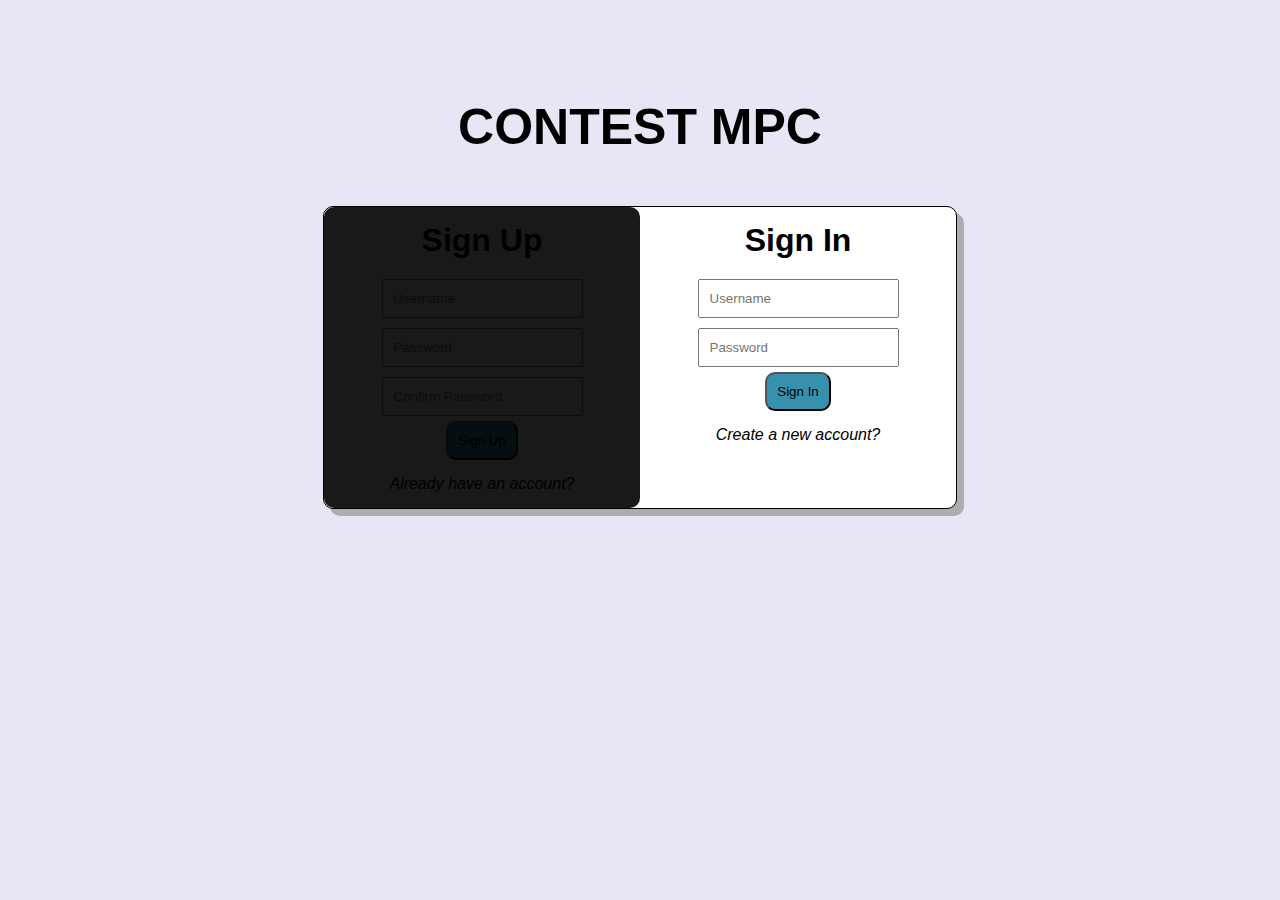
<file: index.html>
<!DOCTYPE html>
<html>
  <head>
    <meta charset="utf-8" />
    <title>Contest MPC</title>
    <link rel="stylesheet" href="CSS/index.css" />
    <script src="JS/login.js"></script>
  </head>

  <body>
    <h1 class="title">CONTEST MPC</h1>
    <div class="login">
      <div id="overlay1" class="overlay"></div>
      <div id="overlay2" class="overlay"></div>
      <div class="signUp">
        <form class="signUnForm">
          <h1>Sign Up</h1>
          <input type="text" placeholder="Username" required /><br />
          <input
            id="userName"
            type="password"
            placeholder="Password"
            required
          /><br />
          <input
            id="password"
            type="password"
            placeholder="Confirm Password"
            required
          /><br />
          <input type="submit" id="signUpButton" value="Sign Up" />
          <div onclick="changeToSignIn()" id="haveAccount">
            Already have an account?
          </div>
        </form>
      </div>
      <div class="signIn">
        <form class="signInForm" action="home.html">
          <h1>Sign In</h1>
          <input
            id="userName"
            type="text"
            placeholder="Username"
            required
          /><br />
          <input
            id="password"
            type="password"
            placeholder="Password"
            required
          /><br />
          <input type="submit" id="signInButton" value="Sign In" />
          <div onclick="changeToSignUp()" id="createNewAccount">
            Create a new account?
          </div>
        </form>
      </div>
    </div>
  </body>
</html>
</file>
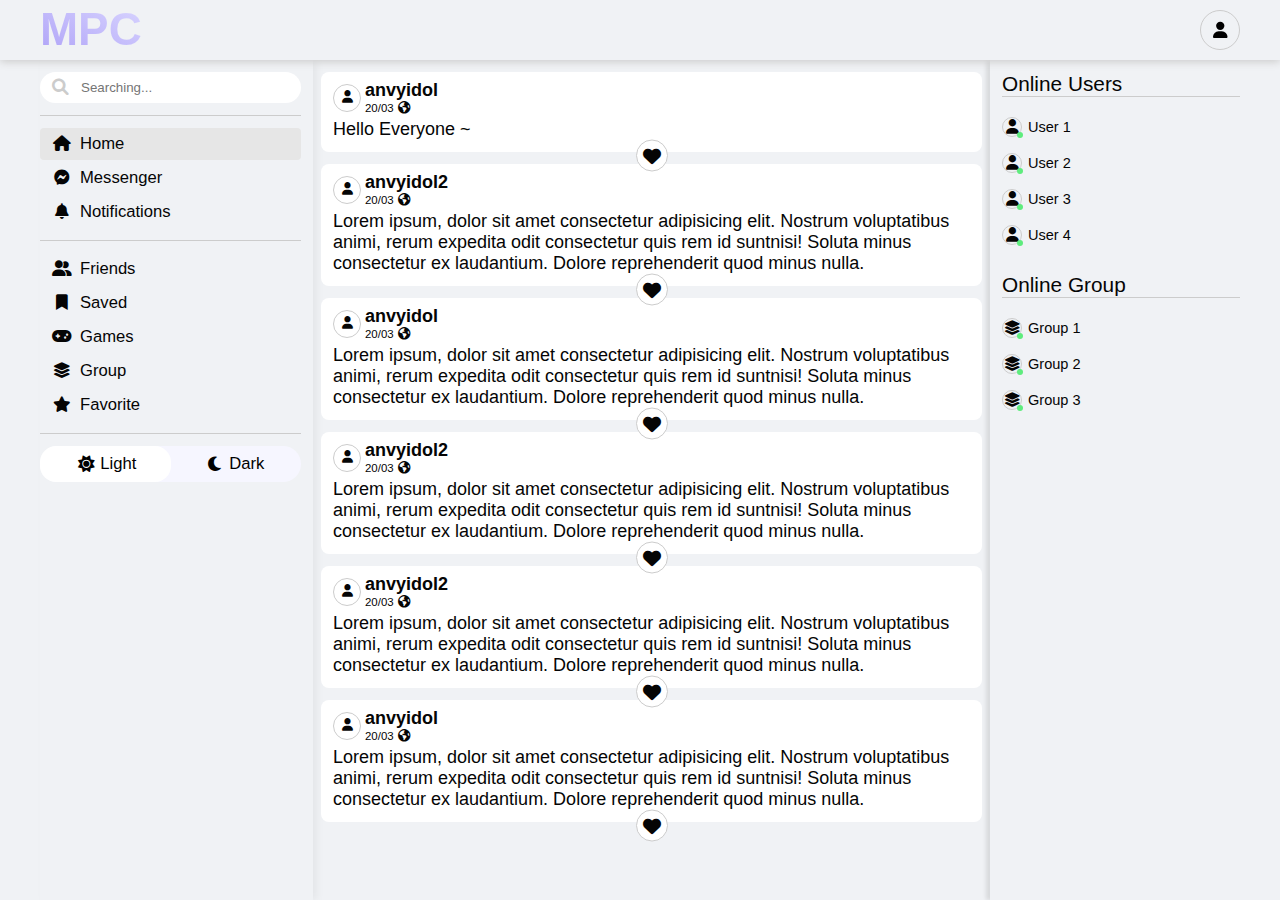
<file: home.html>
<!DOCTYPE html>
<html lang="en">
  <head>
    <meta charset="UTF-8" />
    <link rel="stylesheet" href="CSS/style.css" />
    <link rel="stylesheet" href="CSS/home.css" />
    <link rel="stylesheet" href="CSS/responsive.css" />
    <link
      rel="stylesheet"
      href="https://cdnjs.cloudflare.com/ajax/libs/font-awesome/6.0.0/css/all.min.css"
      integrity="sha512-9usAa10IRO0HhonpyAIVpjrylPvoDwiPUiKdWk5t3PyolY1cOd4DSE0Ga+ri4AuTroPR5aQvXU9xC6qOPnzFeg=="
      crossorigin="anonymous"
      referrerpolicy="no-referrer"
    />
    <meta name="viewport" content="width=device-width, initial-scale=1.0" />
    <title>Home Page</title>
  </head>

  <body>
    <menu class="menu">
      <div class="menu-grid grid">
        <div class="menu-left">
          <div class="menu-left__logo">MPC</div>
        </div>
        <div class="account">
          <div class="account__profile">
            <div class="account__avt">
              <i class="fa-solid fa-user"></i>
            </div>
            <ul class="profile__sub-menu">
              <li class="profile__item">
                <div class="profile__item-icon">
                  <i class="fa-solid fa-user-pen"></i>
                </div>
                <div class="profile__item-text">Edit Profile</div>
              </li>
              <li class="profile__item logout">
                <div class="profile__item-icon">
                  <i class="fa-solid fa-arrow-right-from-bracket"></i>
                </div>
                <div class="profile__item-text">Logout</div>
              </li>
            </ul>
          </div>
        </div>
      </div>
    </menu>

    <div class="content grid">
      <div class="support">
        <div class="support__search">
          <div class="support__search-icon">
            <i class="fa-solid fa-magnifying-glass"></i>
          </div>
          <input
            type="text"
            class="support__search-input"
            spellcheck="false"
            data-ms-editor="true"
            placeholder="Searching..."
          />
        </div>
        <div class="separate"></div>
        <div class="support__nav">
          <li class="support__item active">
            <div class="support__item-icon">
              <i class="fa-solid fa-house"></i>
            </div>
            <div class="support__item-text">Home</div>
          </li>
          <li class="support__item">
            <div class="support__item-icon">
              <i class="fa-brands fa-facebook-messenger"></i>
            </div>
            <div class="support__item-text">Messenger</div>
          </li>
          <li class="support__item">
            <div class="support__item-icon">
              <i class="fa-solid fa-bell"></i>
            </div>
            <div class="support__item-text">Notifications</div>
          </li>
        </div>
        <div class="separate"></div>
        <ul class="support__list">
          <li class="support__item">
            <div class="support__item-icon">
              <i class="fa-solid fa-user-group"></i>
            </div>
            <div class="support__item-text">Friends</div>
          </li>
          <li class="support__item">
            <div class="support__item-icon">
              <i class="fa-solid fa-bookmark"></i>
            </div>
            <div class="support__item-text">Saved</div>
          </li>
          <li class="support__item">
            <div class="support__item-icon">
              <i class="fa-solid fa-gamepad"></i>
            </div>
            <div class="support__item-text">Games</div>
          </li>
          <li class="support__item">
            <div class="support__item-icon">
              <i class="fa-solid fa-layer-group"></i>
            </div>
            <div class="support__item-text">Group</div>
          </li>
          <li class="support__item">
            <div class="support__item-icon">
              <i class="fa-solid fa-star"></i>
            </div>
            <div class="support__item-text">Favorite</div>
          </li>
        </ul>
        <div class="separate"></div>
        <div class="support__mode">
          <div class="support__mode-btn light">
            <div class="support__mode-btn__icon">
              <i class="fa-solid fa-sun"></i>
            </div>
            <div class="support__mode-btn__text">Light</div>
          </div>
          <div class="support__mode-btn dark">
            <div class="support__mode-btn__icon">
              <i class="fa-solid fa-moon"></i>
            </div>
            <div class="support__mode-btn__text">Dark</div>
          </div>
          <div class="support__mode-box"></div>
        </div>
      </div>

      <div class="toggle-menu">
        <i class="fa-solid fa-bars"></i>
      </div>

      <div class="news">
        <div class="news__blogs">
          <div class="blog">
            <div class="blog__head">
              <div class="blog__head-left">
                <div class="blog__avt">
                  <i class="fa-solid fa-user"></i>
                </div>
                <div class="blog__status">
                  <div class="blog__status-name">anvyidol</div>
                  <div class="blog__status-more">
                    <div class="blog__status-time">20/03</div>
                    <div class="blog__status-icon">
                      <i class="fa-solid fa-earth-americas"></i>
                    </div>
                  </div>
                </div>
              </div>

              <div style="display: none" class="blog__head-right">
                <div data-index="1" class="blog__delete">
                  <i class="fa-solid fa-trash"></i>
                </div>
              </div>
            </div>

            <div class="blog__content">Hello Everyone ~</div>

            <div class="blog__react">
              <div data-index="1" class="blog__react-icon">
                <i class="fa-solid fa-heart"></i>
              </div>
            </div>
          </div>

          <div class="blog">
            <div class="blog__head">
              <div class="blog__head-left">
                <div class="blog__avt">
                  <i class="fa-solid fa-user"></i>
                </div>
                <div class="blog__status">
                  <div class="blog__status-name">anvyidol2</div>
                  <div class="blog__status-more">
                    <div class="blog__status-time">20/03</div>
                    <div class="blog__status-icon">
                      <i class="fa-solid fa-earth-americas"></i>
                    </div>
                  </div>
                </div>
              </div>

              <div style="display: none" class="blog__head-right">
                <div data-index="2" class="blog__delete">
                  <i class="fa-solid fa-trash"></i>
                </div>
              </div>
            </div>
            <div class="blog__content">
              Lorem ipsum, dolor sit amet consectetur adipisicing elit. Nostrum
              voluptatibus animi, rerum expedita odit consectetur quis rem id
              suntnisi! Soluta minus consectetur ex laudantium. Dolore
              reprehenderit quod minus nulla.
            </div>
            <div class="blog__react">
              <div data-index="2" class="blog__react-icon">
                <i class="fa-solid fa-heart"></i>
              </div>
            </div>
          </div>

          <div class="blog">
            <div class="blog__head">
              <div class="blog__head-left">
                <div class="blog__avt">
                  <i class="fa-solid fa-user"></i>
                </div>
                <div class="blog__status">
                  <div class="blog__status-name">anvyidol</div>
                  <div class="blog__status-more">
                    <div class="blog__status-time">20/03</div>
                    <div class="blog__status-icon">
                      <i class="fa-solid fa-earth-americas"></i>
                    </div>
                  </div>
                </div>
              </div>

              <div style="display: none" class="blog__head-right">
                <div data-index="3" class="blog__delete">
                  <i class="fa-solid fa-trash"></i>
                </div>
              </div>
            </div>

            <div class="blog__content">
              Lorem ipsum, dolor sit amet consectetur adipisicing elit. Nostrum
              voluptatibus animi, rerum expedita odit consectetur quis rem id
              suntnisi! Soluta minus consectetur ex laudantium. Dolore
              reprehenderit quod minus nulla.
            </div>
            <div class="blog__react">
              <div data-index="3" class="blog__react-icon">
                <i class="fa-solid fa-heart"></i>
              </div>
            </div>
          </div>

          <div class="blog">
            <div class="blog__head">
              <div class="blog__head-left">
                <div class="blog__avt">
                  <i class="fa-solid fa-user"></i>
                </div>
                <div class="blog__status">
                  <div class="blog__status-name">anvyidol2</div>
                  <div class="blog__status-more">
                    <div class="blog__status-time">20/03</div>
                    <div class="blog__status-icon">
                      <i class="fa-solid fa-earth-americas"></i>
                    </div>
                  </div>
                </div>
              </div>

              <div style="display: none" class="blog__head-right">
                <div data-index="4" class="blog__delete">
                  <i class="fa-solid fa-trash"></i>
                </div>
              </div>
            </div>

            <div class="blog__content">
              Lorem ipsum, dolor sit amet consectetur adipisicing elit. Nostrum
              voluptatibus animi, rerum expedita odit consectetur quis rem id
              suntnisi! Soluta minus consectetur ex laudantium. Dolore
              reprehenderit quod minus nulla.
            </div>

            <div class="blog__react">
              <div data-index="4" class="blog__react-icon">
                <i class="fa-solid fa-heart"></i>
              </div>
            </div>
          </div>

          <div class="blog">
            <div class="blog__head">
              <div class="blog__head-left">
                <div class="blog__avt">
                  <i class="fa-solid fa-user"></i>
                </div>
                <div class="blog__status">
                  <div class="blog__status-name">anvyidol2</div>
                  <div class="blog__status-more">
                    <div class="blog__status-time">20/03</div>
                    <div class="blog__status-icon">
                      <i class="fa-solid fa-earth-americas"></i>
                    </div>
                  </div>
                </div>
              </div>

              <div style="display: none" class="blog__head-right">
                <div data-index="5" class="blog__delete">
                  <i class="fa-solid fa-trash"></i>
                </div>
              </div>
            </div>

            <div class="blog__content">
              Lorem ipsum, dolor sit amet consectetur adipisicing elit. Nostrum
              voluptatibus animi, rerum expedita odit consectetur quis rem id
              suntnisi! Soluta minus consectetur ex laudantium. Dolore
              reprehenderit quod minus nulla.
            </div>
            <div class="blog__react">
              <div data-index="5" class="blog__react-icon">
                <i class="fa-solid fa-heart"></i>
              </div>
            </div>
          </div>

          <div class="blog">
            <div class="blog__head">
              <div class="blog__head-left">
                <div class="blog__avt">
                  <i class="fa-solid fa-user"></i>
                </div>

                <div class="blog__status">
                  <div class="blog__status-name">anvyidol</div>
                  <div class="blog__status-more">
                    <div class="blog__status-time">20/03</div>
                    <div class="blog__status-icon">
                      <i class="fa-solid fa-earth-americas"></i>
                    </div>
                  </div>
                </div>
              </div>

              <div style="display: none" class="blog__head-right">
                <div data-index="6" class="blog__delete">
                  <i class="fa-solid fa-trash"></i>
                </div>
              </div>
            </div>
            <div class="blog__content">
              Lorem ipsum, dolor sit amet consectetur adipisicing elit. Nostrum
              voluptatibus animi, rerum expedita odit consectetur quis rem id
              suntnisi! Soluta minus consectetur ex laudantium. Dolore
              reprehenderit quod minus nulla.
            </div>
            <div class="blog__react">
              <div data-index="6" class="blog__react-icon">
                <i class="fa-solid fa-heart"></i>
              </div>
            </div>
          </div>
        </div>
      </div>

      <div class="online-user">
        <div class="online-user__heading">Online Users</div>
        <div class="separate"></div>
        <div class="online-user__list">
          <div class="online-user__item">
            <div class="online-user__item-avt">
              <i class="fa-solid fa-user"></i>
              <div class="online-user__item-avt--online"></div>
            </div>
            <div class="online-user__item-name">User 1</div>
          </div>

          <div class="online-user__item">
            <div class="online-user__item-avt">
              <i class="fa-solid fa-user"></i>
              <div class="online-user__item-avt--online"></div>
            </div>
            <div class="online-user__item-name">User 2</div>
          </div>

          <div class="online-user__item">
            <div class="online-user__item-avt">
              <i class="fa-solid fa-user"></i>
              <div class="online-user__item-avt--online"></div>
            </div>
            <div class="online-user__item-name">User 3</div>
          </div>

          <div class="online-user__item">
            <div class="online-user__item-avt">
              <i class="fa-solid fa-user"></i>
              <div class="online-user__item-avt--online"></div>
            </div>
            <div class="online-user__item-name">User 4</div>
          </div>
        </div>

        <div class="online-user__heading group">Online Group</div>
        <div class="separate"></div>
        <div class="online-user__list">
          <div class="online-user__item">
            <div class="online-user__item-avt">
              <i class="fa-solid fa-layer-group"></i>
              <div class="online-user__item-avt--online"></div>
            </div>
            <div class="online-user__item-name">Group 1</div>
          </div>

          <div class="online-user__item">
            <div class="online-user__item-avt">
              <i class="fa-solid fa-layer-group"></i>
              <div class="online-user__item-avt--online"></div>
            </div>
            <div class="online-user__item-name">Group 2</div>
          </div>

          <div class="online-user__item">
            <div class="online-user__item-avt">
              <i class="fa-solid fa-layer-group"></i>
              <div class="online-user__item-avt--online"></div>
            </div>
            <div class="online-user__item-name">Group 3</div>
          </div>
        </div>
      </div>
    </div>
  </body>
</html>
</file>
<file: CSS/index.css>
body{
    font-family:'Segoe UI', Tahoma, Geneva, Verdana, sans-serif;
    background-color: rgba(220, 220, 240, 0.7);
    align-items: center;
    display:flex;
    flex-direction: column;
}

.title{
    font-size: 50px;
    margin: 90px 0px 50px 0px;
}

.login{
    background-color:white;
    width: 50%;
    height: fit-content;
    display:flex;
    flex-direction: row;
    position: relative;
    border-radius:10px;
    left:0;
    right:auto;
    border: 1px solid;
    box-shadow: 7px 7px #8888889c;
}

.signUp{
    text-align:center;
    width:50%;
}

.signUnForm *{
    margin: 5px 0px 5px 0px;
    padding: 10px;
}

.signIn{
    text-align:center;
    width:50%;
}

.signInForm *{
    margin: 5px 0px 5px 0px;
    padding: 10px;
}

#signUpButton{
    background-color: rgb(54, 145, 175);
    border-radius:10px;
    margin: auto;
    width:fit-content;
}

#signInButton{
    background-color: rgb(54, 145, 175);
    border-radius:10px;
    width:fit-content;
    margin: auto;
}

.overlay{
    position:absolute;
    background-color: black;
    opacity:0.9;
    height: 100%;
    width: 50%;
    border-radius: 10px;
}

#overlay1{
    left: 0;
    display:block;
}

#overlay2{
    right:0;
    display:none;
}

#haveAccount{
    font-style:italic;
}

#haveAccount:hover{
    text-decoration: underline;
    cursor:pointer;
}

#createNewAccount{
    font-style:italic;
}

#createNewAccount:hover{
    text-decoration: underline;
    cursor:pointer;
}
</file>
<file: CSS/style.css>
@import url("https://fonts.googleapis.com/css2?family=Poppins:wght@400;500;600;700&display=swap");

*, *::after, *::before {
    margin: 0;
    padding: 0;
    box-sizing: border-box;
    list-style: none;
}

html, body {
    font-family: "Segoe UI", sans-serif;
    font-size: 65%;
}

body {
    min-height: 100vh;
    width: 100%;
    background: var(--bg-color);
    scroll-behavior: smooth;
}

input {
    border: none;
    outline: none;
    padding: 4px 12px;
    border-radius: 4px;
}

.btn {
    padding: 4px 12px;
    border-radius: 20px;
    border: 1px solid #ccc;
    width: fit-content;
    min-width: 60px;
    text-align: center;
    font-size: 1.4rem;
    transition: all ease 0.25s;
}

.grid {
    max-width: var(--grid);
    margin: 0 auto;
}

:root {
    --primary-color: rgb(174, 162, 247);
    --bg-hover-color: rgb(157, 143, 248);
    --bg-item-hover: rgb(230, 230, 230);
    --text-color: #050505;
    --white-color: #fff;
    --black-color: #000;
    --bg-color: #f0f2f5;
    --bg-mode: #f6f6ff;
    --grid: 1200px;
    --menu-height: 60px;
}
</file>
<file: CSS/home.css>
.menu {
    width: 100%;
    box-shadow: 0 2px 8px #ccc;
    position: fixed;
    top: 0;
    left: 0;
    right: 0;
    background: var(--bg-color);
    z-index: 10;
}

.menu-grid {
    display: flex;
    justify-content: space-between;
    align-items: center;
    height: var(--menu-height);
}

.menu-left {
    height: var(--menu-height);
    overflow: hidden;
    display: flex;
    justify-content: center;
    align-items: center;
}

.menu-left__logo {
    font-size: 4.4rem;
    font-weight: 600;
    cursor: pointer;
    background: linear-gradient(
        to top right,
        var(--primary-color),
        rgb(217, 213, 255)
    );
    -webkit-background-clip: text;
    -webkit-text-fill-color: transparent;
}

.account__profile {
    border-radius: 50%;
    position: relative;
    color: var(--text-color);
}

.account__avt {
    width: 40px;
    height: 40px;
    border-radius: 50%;
    overflow: hidden;
    display: flex;
    justify-content: center;
    align-items: center;
    border: 1px solid #ccc;
    font-size: 1.6rem;
    color: var(--black-color);
}

.account__profile:hover {
    cursor: pointer;
}

.profile__sub-menu {
    position: absolute;
    top: calc(100% + 10px);
    right: 0;
    background: var(--white-color);
    min-width: 160px;
    border-radius: 4px;
    box-shadow: 2px 4px 8px rgba(0, 0, 0, 0.05);
    padding: 8px 0;
    opacity: 0;
    pointer-events: none;
    transform: scale(0);
    transform-origin: calc(100% - 20px) top;
    transition: all ease 0.4s;
}

.account__profile:hover .profile__sub-menu {
    opacity: 1;
    transform: scale(1);
    pointer-events: unset;
}

.profile__sub-menu::before {
    content: "";
    position: absolute;
    top: -16px;
    right: 10px;
    border-width: 10px;
    border-style: solid;
    border-color: transparent transparent var(--white-color) transparent;
}

.profile__sub-menu::after {
    content: "";
    position: absolute;
    top: -16px;
    left: 0;
    width: 100%;
    height: 16px;
    background: transparent;
}

.profile__item {
    display: flex;
    align-items: center;
    padding: 4px 12px;
    transition: all ease 0.25s;
}

.profile__item:hover {
    background: var(--bg-item-hover);
}

.profile__item-icon {
    width: 20px;
    height: 20px;
    display: flex;
    align-items: center;
    font-size: 1.2rem;
}

.profile__item-text {
    font-size: 1.4rem;
    color: var(--text-color);
    margin-left: 4px;
}

.content {
    display: flex;
    align-items: center;
    padding-top: var(--menu-height);
    height: 100vh;
}

.support, .news, .online-user {
    height: calc(100vh - var(--menu-height));
}

.support {
    padding-right: 12px;
    padding-top: 12px;
    box-shadow: 4px 0px 8px rgba(0, 0, 0, 0.05);
    position: sticky;
    top: var(--menu-height);
}

.support__search {
    display: flex;
    align-items: center;
    background: var(--white-color);
    border-radius: 20px;
    padding: 4px 12px;
    margin-bottom: 12px;
    background: var(--white-color);
}

.support__search-icon {
    font-size: 1.6rem;
    color: #ccc;
}

.support__search-input {
    color: var(--text-color);
    width: 220px;
    background: var(--white-color);
}

.separate {
    width: 100%;
    height: 1px;
    background: #ccc;
}

.support__nav {
    margin: 12px 0;
}

.support__list {
    margin-top: 12px;
    margin-bottom: 12px;
}

.support__item {
    color: var(--text-color);
    display: flex;
    align-items: center;
    border-radius: 4px;
    padding: 6px 12px;
    transition: all ease 0.3s;
}

.support__item + .support__item {
    margin-top: 2px;
}

.support__item.active {
    background: var(--bg-item-hover);
}

.support__item:hover {
    background: var(--bg-item-hover);
    cursor: pointer;
}

.support__item-icon {
    font-size: 1.5rem;
    color: var(--text-color);
    display: flex;
    justify-content: center;
    align-items: center;
    width: 20px;
    height: 20px;
}

.support__item-text {
    color: var(--text-color);
    font-size: 1.6rem;
    font-weight: 500;
    margin-left: 8px;
}

.support__mode {
    margin-top: 12px;
    display: flex;
    align-items: center;
    padding: 2px;
    border-radius: 18px;
    position: relative;
    background: var(--bg-mode);
}

.support__mode-btn {
    flex: 1;
    display: flex;
    align-items: center;
    justify-content: center;
    height: 100%;
    padding: 6px 12px;
    border-radius: 16px;
    transition: all ease 0.3s;
    z-index: 2;
}

.support__mode-box {
    position: absolute;
    left: 0;
    top: 0;
    bottom: 0;
    width: 50%;
    background: var(--white-color);
    border-radius: 16px;
    transition: all ease-in-out 0.25s;
}

.support__mode-box.active {
    left: 50%;
}

.support__mode-btn:hover {
    cursor: pointer;
}

.support__mode-btn__icon {
    font-size: 1.6rem;
    width: 20px;
    height: 20px;
    display: flex;
    justify-content: center;
    align-items: center;
}

.support__mode-btn__text {
    font-size: 1.6rem;
    margin-left: 4px;
}

.toggle-menu {
    position: fixed;
    font-size: 2.4rem;
    width: 28px;
    height: 28px;
    display: flex;
    justify-content: center;
    align-items: center;
    z-index: 20;
    left: 12px;
    bottom: 6px;
    cursor: pointer;
    display: none;
}

.news {
    color: var(--text-color);
    flex: 1;
    overflow: auto;
    padding-bottom: 44px;
}

::-webkit-scrollbar {
    display: none;
}

.news__blogs {
    margin: 12px 8px;
}

.blog {
    padding: 4px 12px 12px;
    background: var(--white-color);
    border-radius: 8px;
    position: relative;
}

.blog + .blog {
    margin-top: 12px;
}

.blog__head {
    display: flex;
    align-items: center;
    justify-content: space-between;
    padding: 4px 0;
}

.blog__head-left {
    display: flex;
    justify-content: center;
    align-items: center;
}

.blog__avt {
    width: 28px;
    height: 28px;
    font-size: 1.2rem;
    display: flex;
    justify-content: center;
    align-items: center;
    border-radius: 50%;
    overflow: hidden;
    border: 1px solid #ccc;
    margin-right: 4px;
}

.blog__status-name {
    font-size: 1.2rem;
    color: var(--text-color);
    font-weight: bold;
    font-size: large;
}

.blog__status-more {
    display: flex;
    align-items: center;
    gap: 4px;
}

.blog__status-icon {
    font-size: 1.2rem;
}

.blog__status-time {
    font-size: 1.1rem;
}

.blog__delete:hover {
    cursor: pointer;
    transform: scale(1.1);
}

.blog__content {
    font-size: large;
}

.blog__react {
    z-index: 2;
    position: absolute;
    bottom: 0;
    left: 50%;
    padding-top: 7px;
    transform: translate(-50%, 50%);
}

.blog__react-icon {
    border-radius: 50%;
    background: var(--white-color);
    border: 1px solid #ccc;
    width: 32px;
    height: 32px;
    display: flex;
    justify-content: center;
    align-items: center;
    font-size: large;
    transition: all ease-in-out 0.3s;
}

.blog__react-icon.active {
    color: #f0314b;
}

.blog__react-icon:hover {
    cursor: pointer;
}

.online-user {
    color: var(--text-color);
    width: 250px;
    padding-left: 12px;
    padding-top: 12px;
    box-shadow: -4px 0 4px rgba(0, 0, 0, 0.1);
}

.online-user__heading {
    font-size: 2rem;
    font-weight: 400;
}

.online-user__heading.group {
    margin-top: 20px;
}

.online-user__list {
    margin-top: 12px;
}

.online-user__item {
    padding: 8px 12px 8px 0;
    border-radius: 8px;
    display: flex;
    align-items: center;
    transition: all ease 0.25s;
}

.online-user__item:hover {
    background-image: linear-gradient(
        to right,
        transparent,
        var(--bg-item-hover)
    );
    cursor: pointer;
}

.online-user__item-avt {
    width: 20px;
    height: 20px;
    font-size: 1.4rem;
    display: flex;
    justify-content: center;
    align-items: center;
    border-radius: 50%;
    border: 1px solid #ccc;
    position: relative;
}

.online-user__item-avt--online {
    position: absolute;
    right: -2px;
    bottom: -2px;
    width: 6px;
    height: 6px;
    border-radius: 50%;
    background: #5eec7d;
}

.online-user__item-name {
    margin-left: 6px;
    font-size: 1.4rem;
}
</file>
<file: CSS/responsive.css>
@media (max-width: 1200px) {
    .menu-grid {
        padding: 0 12px;
    }

    .support {
        padding-left: 12px;
    }
}

@media (max-width: 1024px) {
    .online-user {
        display: none;
    }
}

@media (max-width: 768px) {
    .support {
        position: fixed;
        top: var(--menu-height);
        bottom: 40px;
        transform: translateX(-100%);
        left: 0;
        z-index: 6;
        background: var(--bg-color);
        transition: all linear 0.3s;
    }

    .support.active {
        transform: translateX(0);
    }

    .toggle-menu {
        display: flex;
    }
}
</file>
